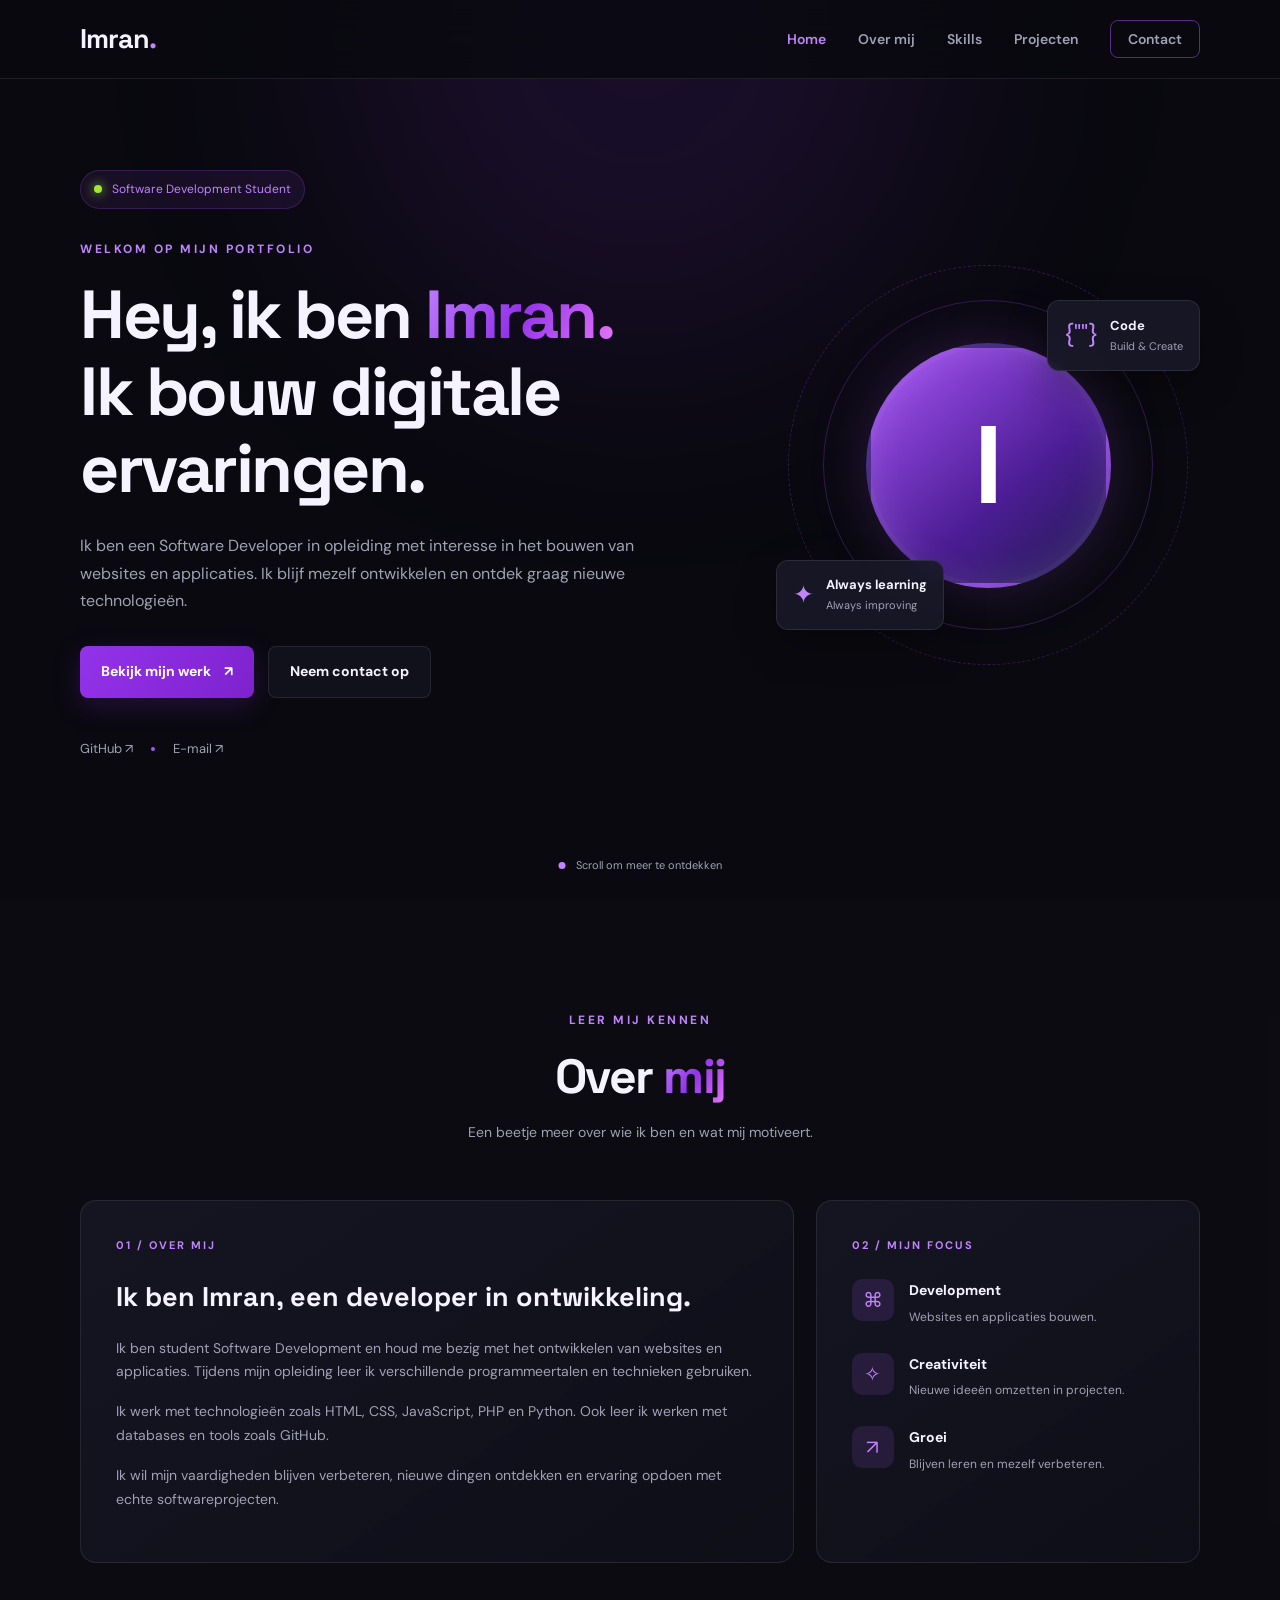
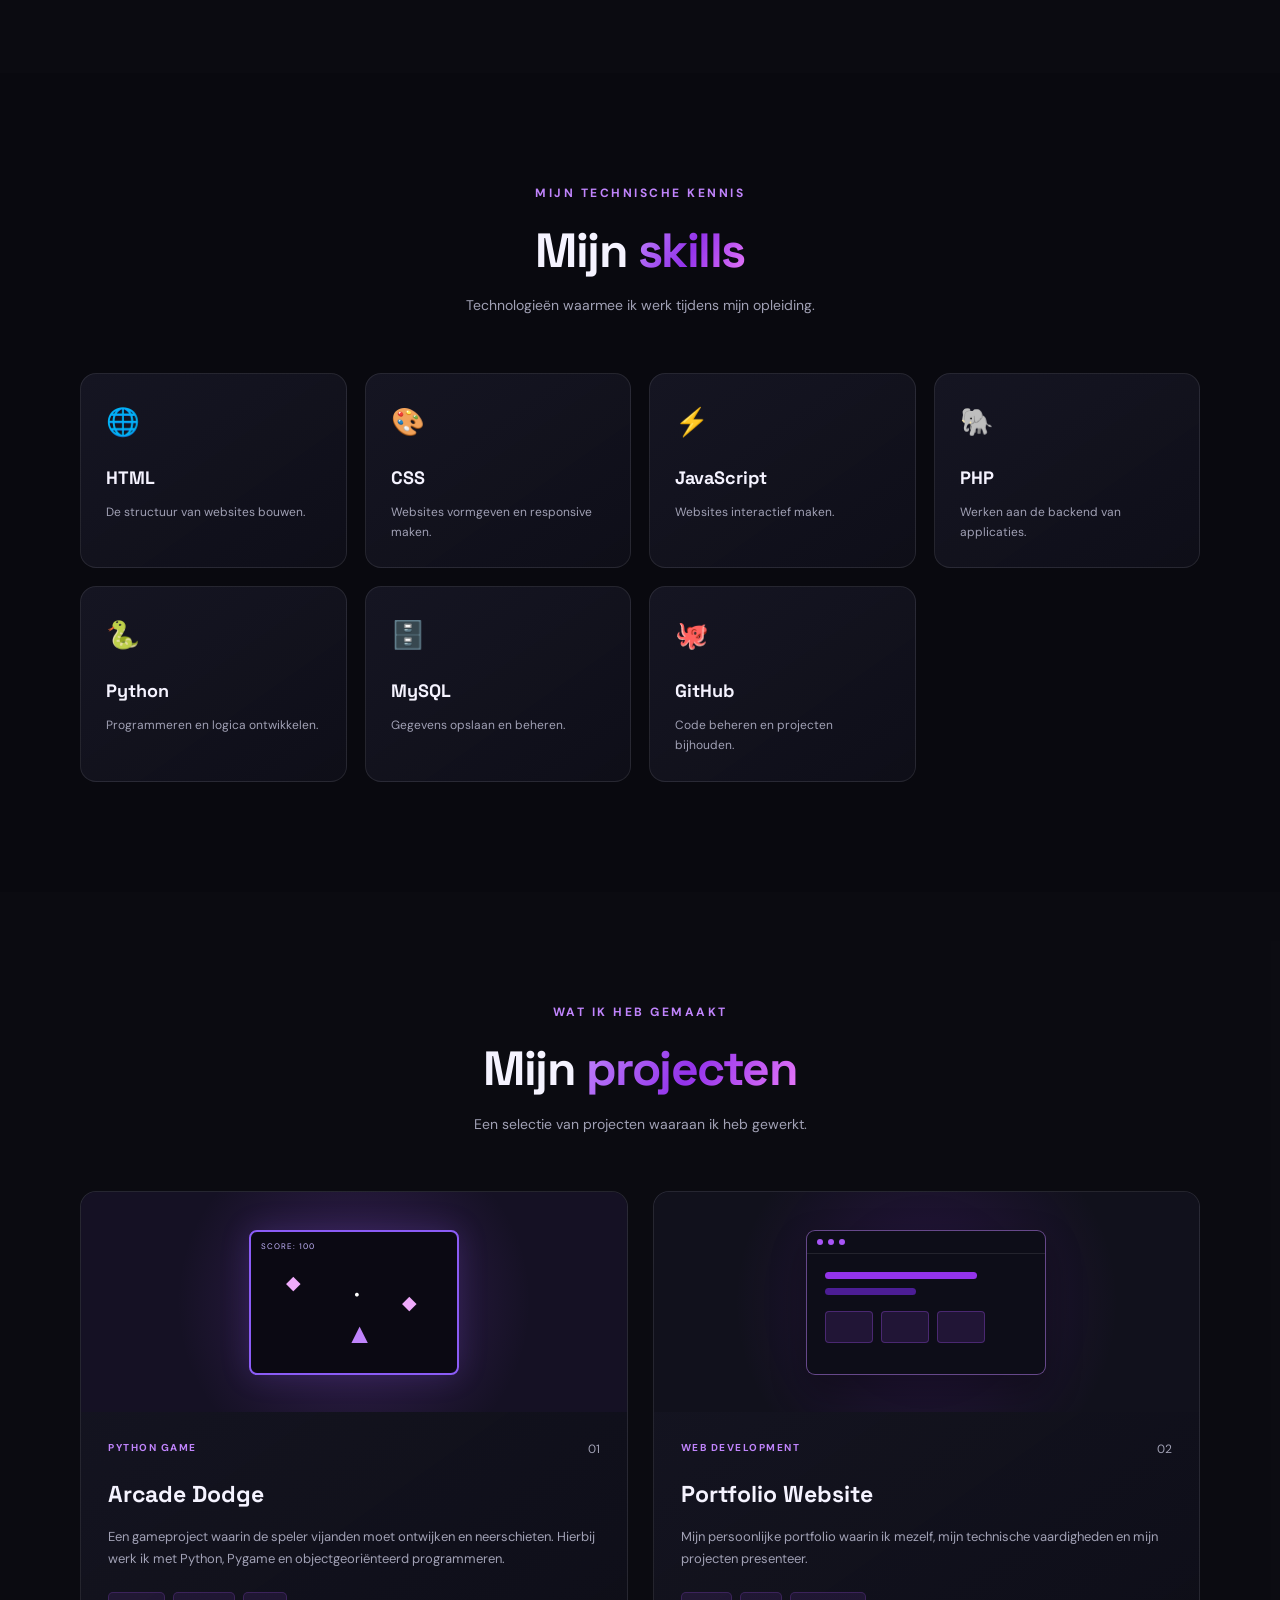
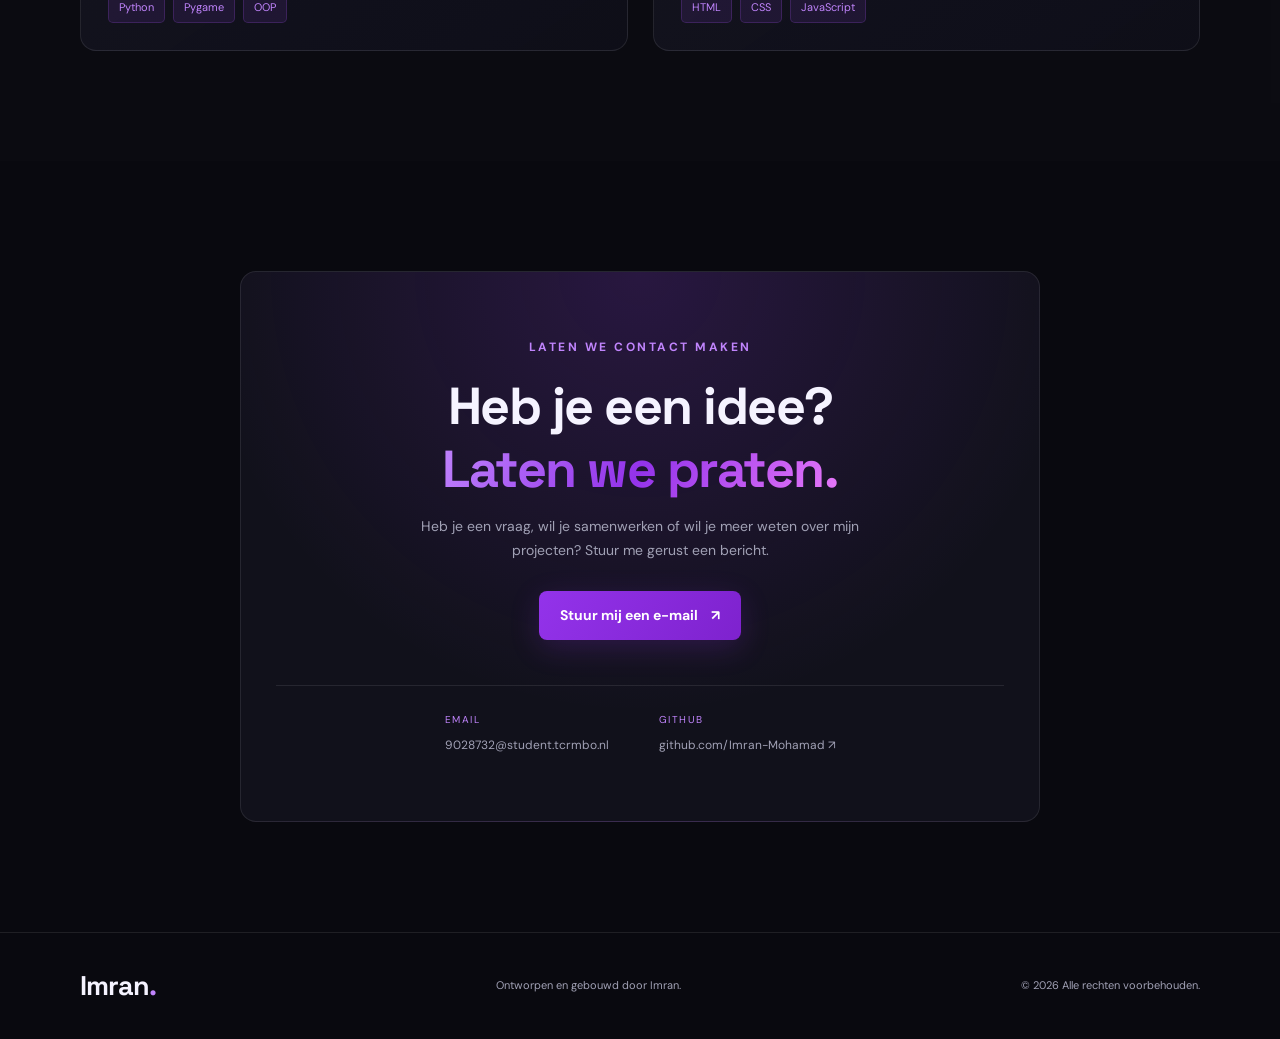
<file: index.html>
<!DOCTYPE html>
<html lang="nl">
<head>
    <meta charset="UTF-8">
    <meta name="viewport" content="width=device-width, initial-scale=1.0">

    <meta name="description" content="Het persoonlijke portfolio van Imran, Software Developer in opleiding.">

    <title>Imran | Software Developer</title>

    <link rel="stylesheet" href="style.css">

    <link rel="preconnect" href="https://fonts.googleapis.com">
    <link rel="preconnect" href="https://fonts.gstatic.com" crossorigin>
    <link href="https://fonts.googleapis.com/css2?family=DM+Sans:wght@400;500;600;700&family=Space+Grotesk:wght@400;500;600;700&display=swap" rel="stylesheet">

    <script src="script.js" defer></script>
</head>

<body>

    <!-- Achtergrond -->
    <div class="background-glow"></div>

    <!-- Navigatie -->
    <header class="header">
        <nav class="navbar container">

            <a href="#home" class="logo">
                Imran<span>.</span>
            </a>

            <button class="menu-toggle" id="menu-toggle"
                aria-label="Menu openen" aria-expanded="false">
                <span></span>
                <span></span>
                <span></span>
            </button>

            <ul class="nav-links" id="nav-links">
                <li><a href="#home" class="nav-link active">Home</a></li>
                <li><a href="#about" class="nav-link">Over mij</a></li>
                <li><a href="#skills" class="nav-link">Skills</a></li>
                <li><a href="#projects" class="nav-link">Projecten</a></li>
                <li><a href="#contact" class="nav-link contact-nav">Contact</a></li>
            </ul>

        </nav>
    </header>

    <main>

        <!-- HOME -->
        <section class="hero section" id="home">

            <div class="container hero-content">

                <div class="hero-text reveal">

                    <div class="availability">
                        <span class="status-dot"></span>
                        Software Development Student
                    </div>

                    <p class="eyebrow">WELKOM OP MIJN PORTFOLIO</p>

                    <h1>
                        Hey, ik ben <span class="gradient-text">Imran.</span>
                        <br>
                        Ik bouw digitale ervaringen.
                    </h1>

                    <p class="hero-description">
                        Ik ben een Software Developer in opleiding met
                        interesse in het bouwen van websites en applicaties.
                        Ik blijf mezelf ontwikkelen en ontdek graag nieuwe
                        technologieën.
                    </p>

                    <div class="hero-buttons">
                        <a href="#projects" class="button button-primary">
                            Bekijk mijn werk <span>↗</span>
                        </a>

                        <a href="#contact" class="button button-secondary">
                            Neem contact op
                        </a>
                    </div>

                    <div class="hero-socials">
                        <a href="https://github.com/Imran-Mohamad"
                           target="_blank" rel="noopener noreferrer">
                            GitHub ↗
                        </a>
                        <span class="social-divider"></span>
                        <a href="mailto:9028732@student.tcrmbo.nl">
                            E-mail ↗
                        </a>
                    </div>

                </div>

                <div class="hero-visual reveal">

                    <div class="orbit orbit-one"></div>
                    <div class="orbit orbit-two"></div>

                    <div class="hero-avatar">
                        <span>I</span>
                    </div>

                    <div class="floating-card card-top">
                        <span class="floating-icon">{"</>"}</span>
                        <div>
                            <strong>Code</strong>
                            <small>Build & Create</small>
                        </div>
                    </div>

                    <div class="floating-card card-bottom">
                        <span class="floating-icon">✦</span>
                        <div>
                            <strong>Always learning</strong>
                            <small>Always improving</small>
                        </div>
                    </div>

                </div>

            </div>

            <a href="#about" class="scroll-indicator">
                <span></span>
                Scroll om meer te ontdekken
            </a>

        </section>


        <!-- OVER MIJ -->
        <section class="section about-section" id="about">

            <div class="container">

                <div class="section-heading reveal">
                    <p class="eyebrow">LEER MIJ KENNEN</p>
                    <h2>Over <span class="gradient-text">mij</span></h2>
                    <p>Een beetje meer over wie ik ben en wat mij motiveert.</p>
                </div>

                <div class="about-grid">

                    <div class="about-main glass-card reveal">

                        <div class="card-label">01 / OVER MIJ</div>

                        <h3>Ik ben Imran, een developer in ontwikkeling.</h3>

                        <p>
                            Ik ben student Software Development en houd me
                            bezig met het ontwikkelen van websites en
                            applicaties. Tijdens mijn opleiding leer ik
                            verschillende programmeertalen en technieken
                            gebruiken.
                        </p>

                        <p>
                            Ik werk met technologieën zoals HTML, CSS,
                            JavaScript, PHP en Python. Ook leer ik werken
                            met databases en tools zoals GitHub.
                        </p>

                        <p>
                            Ik wil mijn vaardigheden blijven verbeteren,
                            nieuwe dingen ontdekken en ervaring opdoen
                            met echte softwareprojecten.
                        </p>

                    </div>

                    <div class="about-side glass-card reveal">

                        <div class="card-label">02 / MIJN FOCUS</div>

                        <div class="focus-item">
                            <span class="focus-icon">⌘</span>
                            <div>
                                <h4>Development</h4>
                                <p>Websites en applicaties bouwen.</p>
                            </div>
                        </div>

                        <div class="focus-item">
                            <span class="focus-icon">✧</span>
                            <div>
                                <h4>Creativiteit</h4>
                                <p>Nieuwe ideeën omzetten in projecten.</p>
                            </div>
                        </div>

                        <div class="focus-item">
                            <span class="focus-icon">↗</span>
                            <div>
                                <h4>Groei</h4>
                                <p>Blijven leren en mezelf verbeteren.</p>
                            </div>
                        </div>

                    </div>

                </div>

            </div>

        </section>


        <!-- SKILLS -->
        <section class="section skills-section" id="skills">

            <div class="container">

                <div class="section-heading reveal">
                    <p class="eyebrow">MIJN TECHNISCHE KENNIS</p>
                    <h2>Mijn <span class="gradient-text">skills</span></h2>
                    <p>Technologieën waarmee ik werk tijdens mijn opleiding.</p>
                </div>

                <div class="skills-grid">

                    <div class="skill-card glass-card reveal">
                        <div class="skill-icon">🌐</div>
                        <h3>HTML</h3>
                        <p>De structuur van websites bouwen.</p>
                    </div>

                    <div class="skill-card glass-card reveal">
                        <div class="skill-icon">🎨</div>
                        <h3>CSS</h3>
                        <p>Websites vormgeven en responsive maken.</p>
                    </div>

                    <div class="skill-card glass-card reveal">
                        <div class="skill-icon">⚡</div>
                        <h3>JavaScript</h3>
                        <p>Websites interactief maken.</p>
                    </div>

                    <div class="skill-card glass-card reveal">
                        <div class="skill-icon">🐘</div>
                        <h3>PHP</h3>
                        <p>Werken aan de backend van applicaties.</p>
                    </div>

                    <div class="skill-card glass-card reveal">
                        <div class="skill-icon">🐍</div>
                        <h3>Python</h3>
                        <p>Programmeren en logica ontwikkelen.</p>
                    </div>

                    <div class="skill-card glass-card reveal">
                        <div class="skill-icon">🗄️</div>
                        <h3>MySQL</h3>
                        <p>Gegevens opslaan en beheren.</p>
                    </div>

                    <div class="skill-card glass-card reveal">
                        <div class="skill-icon">🐙</div>
                        <h3>GitHub</h3>
                        <p>Code beheren en projecten bijhouden.</p>
                    </div>

                </div>

            </div>

        </section>


        <!-- PROJECTEN -->
        <section class="section projects-section" id="projects">

            <div class="container">

                <div class="section-heading reveal">
                    <p class="eyebrow">WAT IK HEB GEMAAKT</p>
                    <h2>Mijn <span class="gradient-text">projecten</span></h2>
                    <p>Een selectie van projecten waaraan ik heb gewerkt.</p>
                </div>

                <div class="projects-grid">

                    <!-- Project 1 -->
                    <article class="project-card glass-card reveal">

                        <div class="project-image arcade-image">
                            <div class="arcade-screen">
                                <span class="arcade-player">▲</span>
                                <span class="arcade-enemy enemy-one">◆</span>
                                <span class="arcade-enemy enemy-two">◆</span>
                                <span class="arcade-bullet">•</span>
                                <span class="arcade-score">SCORE: 100</span>
                            </div>
                        </div>

                        <div class="project-info">

                            <div class="project-top">
                                <span class="project-type">PYTHON GAME</span>
                                <span class="project-number">01</span>
                            </div>

                            <h3>Arcade Dodge</h3>

                            <p>
                                Een gameproject waarin de speler vijanden
                                moet ontwijken en neerschieten. Hierbij
                                werk ik met Python, Pygame en
                                objectgeoriënteerd programmeren.
                            </p>

                            <div class="project-tags">
                                <span>Python</span>
                                <span>Pygame</span>
                                <span>OOP</span>
                            </div>

                        </div>

                    </article>


                    <!-- Project 2 -->
                    <article class="project-card glass-card reveal">

                        <div class="project-image portfolio-image">
                            <div class="mini-browser">
                                <div class="browser-dots">
                                    <i></i><i></i><i></i>
                                </div>

                                <div class="mini-content">
                                    <div class="mini-line"></div>
                                    <div class="mini-line short"></div>
                                    <div class="mini-boxes">
                                        <span></span>
                                        <span></span>
                                        <span></span>
                                    </div>
                                </div>
                            </div>
                        </div>

                        <div class="project-info">

                            <div class="project-top">
                                <span class="project-type">WEB DEVELOPMENT</span>
                                <span class="project-number">02</span>
                            </div>

                            <h3>Portfolio Website</h3>

                            <p>
                                Mijn persoonlijke portfolio waarin ik
                                mezelf, mijn technische vaardigheden
                                en mijn projecten presenteer.
                            </p>

                            <div class="project-tags">
                                <span>HTML</span>
                                <span>CSS</span>
                                <span>JavaScript</span>
                            </div>

                        </div>

                    </article>

                </div>

            </div>

        </section>


        <!-- CONTACT -->
        <section class="section contact-section" id="contact">

            <div class="container">

                <div class="contact-box glass-card reveal">

                    <p class="eyebrow">LATEN WE CONTACT MAKEN</p>

                    <h2>
                        Heb je een idee?
                        <br>
                        <span class="gradient-text">Laten we praten.</span>
                    </h2>

                    <p>
                        Heb je een vraag, wil je samenwerken of wil je
                        meer weten over mijn projecten? Stuur me gerust
                        een bericht.
                    </p>

                    <a href="mailto:9028732@student.tcrmbo.nl"
                       class="button button-primary">
                        Stuur mij een e-mail <span>↗</span>
                    </a>

                    <div class="contact-details">

                        <div>
                            <small>EMAIL</small>
                            <a href="mailto:9028732@student.tcrmbo.nl">
                                9028732@student.tcrmbo.nl
                            </a>
                        </div>

                        <div>
                            <small>GITHUB</small>
                            <a href="https://github.com/Imran-Mohamad"
                               target="_blank" rel="noopener noreferrer">
                                github.com/Imran-Mohamad ↗
                            </a>
                        </div>

                    </div>

                </div>

            </div>

        </section>

    </main>


    <!-- FOOTER -->
    <footer class="footer">

        <div class="container footer-content">

            <a href="#home" class="logo">Imran<span>.</span></a>

            <p>Ontworpen en gebouwd door Imran.</p>

            <p>© <span id="year"></span> Alle rechten voorbehouden.</p>

        </div>

    </footer>

    <a href="#home" class="back-to-top" id="back-to-top"
       aria-label="Terug naar boven">↑</a>

</body>
</html>
</file>
<file: style.css>
/* =================================
   IMRAN PORTFOLIO
   Dark / Purple Theme
================================= */

:root {
    --background: #09090f;
    --surface: #11111b;
    --surface-light: #171725;
    --purple: #a855f7;
    --purple-light: #c084fc;
    --text: #f5f3ff;
    --muted: #a1a1b5;
    --border: rgba(255, 255, 255, 0.09);
    --font-main: "DM Sans", sans-serif;
    --font-heading: "Space Grotesk", sans-serif;
}

* {
    margin: 0;
    padding: 0;
    box-sizing: border-box;
    scroll-behavior: smooth;
}

html {
    scroll-padding-top: 100px;
}

body {
    background: var(--background);
    color: var(--text);
    font-family: var(--font-main);
    line-height: 1.7;
    overflow-x: hidden;
}

a {
    color: inherit;
    text-decoration: none;
}

button {
    font: inherit;
}

.container {
    width: min(1120px, 90%);
    margin: auto;
}

.section {
    padding: 110px 0;
    position: relative;
}

.gradient-text {
    background: linear-gradient(120deg, #c084fc, #9333ea, #e879f9);
    background-clip: text;
    -webkit-background-clip: text;
    color: transparent;
}

.background-glow {
    position: fixed;
    width: 600px;
    height: 600px;
    top: -250px;
    left: 50%;
    transform: translateX(-50%);
    background: rgba(147, 51, 234, 0.12);
    filter: blur(120px);
    border-radius: 50%;
    pointer-events: none;
    z-index: -1;
}

/* NAVBAR */

.header {
    position: fixed;
    top: 0;
    width: 100%;
    z-index: 1000;
    background: rgba(9, 9, 15, 0.82);
    backdrop-filter: blur(18px);
    border-bottom: 1px solid var(--border);
}

.navbar {
    min-height: 78px;
    display: flex;
    align-items: center;
    justify-content: space-between;
}

.logo {
    font-family: var(--font-heading);
    font-size: 27px;
    font-weight: 700;
    letter-spacing: -1px;
}

.logo span {
    color: var(--purple-light);
}

.nav-links {
    display: flex;
    align-items: center;
    gap: 32px;
    list-style: none;
}

.nav-link {
    color: var(--muted);
    font-size: 14px;
    font-weight: 600;
    transition: color 0.3s ease;
}

.nav-link:hover,
.nav-link.active {
    color: var(--purple-light);
}

.contact-nav {
    border: 1px solid rgba(168, 85, 247, 0.5);
    padding: 9px 17px;
    border-radius: 8px;
}

.contact-nav:hover {
    background: rgba(168, 85, 247, 0.12);
}

.menu-toggle {
    display: none;
    background: none;
    border: none;
    cursor: pointer;
}

.menu-toggle span {
    display: block;
    width: 25px;
    height: 2px;
    margin: 6px;
    background: white;
    transition: 0.3s;
}

/* HERO */

.hero {
    min-height: 100vh;
    display: flex;
    align-items: center;
    padding-top: 140px;
    padding-bottom: 110px;
}

.hero-content {
    display: grid;
    grid-template-columns: 1.2fr 0.8fr;
    align-items: center;
    gap: 60px;
}

.availability {
    display: inline-flex;
    align-items: center;
    gap: 10px;
    background: rgba(168, 85, 247, 0.09);
    border: 1px solid rgba(168, 85, 247, 0.22);
    padding: 8px 13px;
    border-radius: 30px;
    font-size: 12px;
    color: var(--purple-light);
    margin-bottom: 30px;
}

.status-dot {
    width: 8px;
    height: 8px;
    background: #a3e635;
    border-radius: 50%;
    box-shadow: 0 0 12px #a3e635;
}

.eyebrow {
    color: var(--purple-light);
    font-size: 12px;
    font-weight: 700;
    letter-spacing: 2.5px;
    margin-bottom: 18px;
}

.hero h1 {
    font-family: var(--font-heading);
    font-size: clamp(42px, 6vw, 68px);
    line-height: 1.13;
    letter-spacing: -2.5px;
    margin-bottom: 25px;
}

.hero-description {
    max-width: 570px;
    color: var(--muted);
    font-size: 16px;
    margin-bottom: 32px;
}

.hero-buttons {
    display: flex;
    gap: 14px;
    flex-wrap: wrap;
}

.button {
    display: inline-flex;
    align-items: center;
    justify-content: center;
    gap: 13px;
    padding: 13px 21px;
    border-radius: 8px;
    font-size: 14px;
    font-weight: 700;
    transition: 0.3s ease;
    cursor: pointer;
}

.button-primary {
    color: white;
    background: linear-gradient(120deg, #9333ea, #7e22ce);
    box-shadow: 0 8px 30px rgba(147, 51, 234, 0.2);
}

.button-primary:hover {
    transform: translateY(-4px);
    box-shadow: 0 12px 35px rgba(147, 51, 234, 0.35);
}

.button-secondary {
    border: 1px solid var(--border);
    color: var(--text);
    background: var(--surface);
}

.button-secondary:hover {
    border-color: var(--purple);
    color: var(--purple-light);
    transform: translateY(-4px);
}

.hero-socials {
    display: flex;
    align-items: center;
    gap: 18px;
    margin-top: 40px;
    color: var(--muted);
    font-size: 13px;
}

.hero-socials a:hover {
    color: var(--purple-light);
}

.social-divider {
    width: 4px;
    height: 4px;
    background: var(--purple);
    border-radius: 50%;
}

/* HERO VISUAL */

.hero-visual {
    height: 400px;
    display: flex;
    align-items: center;
    justify-content: center;
    position: relative;
}

.hero-avatar {
    width: 245px;
    height: 245px;
    display: flex;
    align-items: center;
    justify-content: center;
    border-radius: 50%;
    background: linear-gradient(140deg, #a855f7, #4c1d95 60%, #1e1b4b);
    box-shadow:
        0 0 60px rgba(168, 85, 247, 0.2),
        inset 0 0 35px rgba(255, 255, 255, 0.1);
    border: 5px solid rgba(255, 255, 255, 0.08);
    z-index: 2;
}

.hero-avatar span {
    font-family: var(--font-heading);
    font-size: 110px;
    font-weight: 700;
    color: white;
}

.orbit {
    position: absolute;
    border: 1px solid rgba(168, 85, 247, 0.25);
    border-radius: 50%;
}

.orbit-one {
    width: 330px;
    height: 330px;
    animation: rotate 20s linear infinite;
}

.orbit-two {
    width: 400px;
    height: 400px;
    border-style: dashed;
    animation: rotate 35s linear infinite reverse;
}

.floating-card {
    position: absolute;
    display: flex;
    align-items: center;
    gap: 12px;
    background: rgba(25, 25, 40, 0.9);
    border: 1px solid var(--border);
    padding: 13px 16px;
    border-radius: 12px;
    box-shadow: 0 15px 40px rgba(0, 0, 0, 0.3);
    backdrop-filter: blur(10px);
    z-index: 3;
    animation: float 4s ease-in-out infinite;
}

.card-top {
    top: 35px;
    right: 0;
}

.card-bottom {
    bottom: 35px;
    left: 0;
    animation-delay: 1s;
}

.floating-icon {
    color: var(--purple-light);
    font-size: 25px;
}

.floating-card strong,
.floating-card small {
    display: block;
}

.floating-card strong {
    font-size: 13px;
}

.floating-card small {
    font-size: 11px;
    color: var(--muted);
}

.scroll-indicator {
    position: absolute;
    bottom: 25px;
    left: 50%;
    transform: translateX(-50%);
    color: var(--muted);
    font-size: 11px;
    display: flex;
    align-items: center;
    gap: 10px;
}

.scroll-indicator span {
    width: 7px;
    height: 7px;
    border-radius: 50%;
    background: var(--purple-light);
    animation: pulse 1.5s infinite;
}

/* SECTION HEADING */

.section-heading {
    text-align: center;
    max-width: 600px;
    margin: 0 auto 55px;
}

.section-heading h2,
.contact-box h2 {
    font-family: var(--font-heading);
    font-size: clamp(35px, 5vw, 48px);
    letter-spacing: -1.5px;
    line-height: 1.2;
    margin-bottom: 15px;
}

.section-heading > p:last-child {
    color: var(--muted);
    font-size: 14px;
}

/* GLASS CARDS */

.glass-card {
    background: linear-gradient(
        145deg,
        rgba(25, 25, 40, 0.8),
        rgba(15, 15, 25, 0.95)
    );
    border: 1px solid var(--border);
    border-radius: 16px;
    transition: border-color 0.3s ease, transform 0.3s ease;
}

.glass-card:hover {
    border-color: rgba(168, 85, 247, 0.4);
}

.card-label {
    color: var(--purple-light);
    font-size: 11px;
    letter-spacing: 2px;
    font-weight: 700;
    margin-bottom: 25px;
}

/* ABOUT */

.about-section {
    background: rgba(255, 255, 255, 0.012);
}

.about-grid {
    display: grid;
    grid-template-columns: 1.3fr 0.7fr;
    gap: 22px;
}

.about-main,
.about-side {
    padding: 35px;
}

.about-main h3 {
    font-family: var(--font-heading);
    font-size: 27px;
    line-height: 1.3;
    margin-bottom: 22px;
}

.about-main p {
    color: var(--muted);
    font-size: 14px;
    margin-bottom: 16px;
}

.focus-item {
    display: flex;
    align-items: flex-start;
    gap: 15px;
    margin-bottom: 25px;
}

.focus-item:last-child {
    margin-bottom: 0;
}

.focus-icon {
    width: 42px;
    height: 42px;
    display: grid;
    place-items: center;
    flex-shrink: 0;
    border-radius: 10px;
    background: rgba(168, 85, 247, 0.13);
    color: var(--purple-light);
    font-size: 20px;
}

.focus-item h4 {
    font-size: 14px;
    margin-bottom: 4px;
}

.focus-item p {
    color: var(--muted);
    font-size: 12px;
}

/* SKILLS */

.skills-grid {
    display: grid;
    grid-template-columns: repeat(4, 1fr);
    gap: 18px;
}

.skill-card {
    padding: 25px;
}

.skill-card:hover {
    transform: translateY(-6px);
}

.skill-icon {
    font-size: 27px;
    margin-bottom: 18px;
}

.skill-card h3 {
    font-family: var(--font-heading);
    font-size: 18px;
    margin-bottom: 8px;
}

.skill-card p {
    color: var(--muted);
    font-size: 12px;
}

/* PROJECTS */

.projects-section {
    background: rgba(255, 255, 255, 0.012);
}

.projects-grid {
    display: grid;
    grid-template-columns: repeat(2, 1fr);
    gap: 25px;
}

.project-card {
    overflow: hidden;
}

.project-card:hover {
    transform: translateY(-6px);
}

.project-image {
    min-height: 220px;
    display: grid;
    place-items: center;
    overflow: hidden;
}

.arcade-image {
    background:
        radial-gradient(circle at center, rgba(168, 85, 247, 0.22), transparent 60%),
        #151124;
}

.arcade-screen {
    width: 210px;
    height: 145px;
    position: relative;
    border: 2px solid #8b5cf6;
    border-radius: 8px;
    background: #0b0913;
    box-shadow: 0 0 30px rgba(139, 92, 246, 0.2);
}

.arcade-player {
    position: absolute;
    bottom: 15px;
    left: 95px;
    color: #c084fc;
    font-size: 28px;
}

.arcade-enemy {
    position: absolute;
    color: #f0abfc;
    font-size: 19px;
}

.enemy-one {
    top: 35px;
    left: 35px;
}

.enemy-two {
    top: 55px;
    right: 40px;
}

.arcade-bullet {
    position: absolute;
    bottom: 65px;
    left: 103px;
    color: white;
}

.arcade-score {
    position: absolute;
    top: 8px;
    left: 10px;
    font-size: 8px;
    color: #c4b5fd;
    letter-spacing: 1px;
}

.portfolio-image {
    background:
        radial-gradient(circle at center, rgba(126, 34, 206, 0.2), transparent 65%),
        #11111c;
}

.mini-browser {
    width: 240px;
    height: 145px;
    border: 1px solid rgba(192, 132, 252, 0.5);
    border-radius: 9px;
    overflow: hidden;
    background: #0d0d18;
    box-shadow: 0 15px 35px rgba(0, 0, 0, 0.3);
}

.browser-dots {
    height: 23px;
    border-bottom: 1px solid var(--border);
    display: flex;
    align-items: center;
    gap: 5px;
    padding-left: 10px;
}

.browser-dots i {
    width: 6px;
    height: 6px;
    background: #a855f7;
    border-radius: 50%;
}

.mini-content {
    padding: 18px;
}

.mini-line {
    width: 75%;
    height: 7px;
    border-radius: 5px;
    background: #9333ea;
    margin-bottom: 9px;
}

.mini-line.short {
    width: 45%;
    background: #4c1d95;
}

.mini-boxes {
    display: flex;
    gap: 8px;
    margin-top: 16px;
}

.mini-boxes span {
    width: 48px;
    height: 32px;
    background: #211536;
    border: 1px solid rgba(168, 85, 247, 0.3);
    border-radius: 4px;
}

.project-info {
    padding: 27px;
}

.project-top {
    display: flex;
    justify-content: space-between;
    margin-bottom: 15px;
}

.project-type {
    color: var(--purple-light);
    font-size: 10px;
    font-weight: 700;
    letter-spacing: 1.5px;
}

.project-number {
    color: var(--muted);
    font-size: 12px;
}

.project-info h3 {
    font-family: var(--font-heading);
    font-size: 23px;
    margin-bottom: 12px;
}

.project-info p {
    color: var(--muted);
    font-size: 13px;
    margin-bottom: 22px;
}

.project-tags {
    display: flex;
    gap: 8px;
    flex-wrap: wrap;
}

.project-tags span {
    background: rgba(168, 85, 247, 0.1);
    border: 1px solid rgba(168, 85, 247, 0.2);
    color: var(--purple-light);
    font-size: 11px;
    padding: 5px 10px;
    border-radius: 5px;
}

/* CONTACT */

.contact-box {
    max-width: 800px;
    margin: auto;
    text-align: center;
    padding: 65px 35px;
    background:
        radial-gradient(circle at 50% 0%, rgba(147, 51, 234, 0.18), transparent 65%),
        var(--surface);
}

.contact-box h2 {
    font-size: clamp(35px, 5vw, 52px);
}

.contact-box > p:not(.eyebrow) {
    max-width: 510px;
    margin: 0 auto 28px;
    color: var(--muted);
    font-size: 14px;
}

.contact-details {
    display: flex;
    justify-content: center;
    flex-wrap: wrap;
    gap: 50px;
    border-top: 1px solid var(--border);
    margin-top: 45px;
    padding-top: 25px;
    text-align: left;
}

.contact-details small,
.contact-details a {
    display: block;
}

.contact-details small {
    color: var(--purple-light);
    font-size: 10px;
    letter-spacing: 1.5px;
    margin-bottom: 7px;
}

.contact-details a {
    color: var(--muted);
    font-size: 12px;
    overflow-wrap: anywhere;
}

.contact-details a:hover {
    color: white;
}

/* FOOTER */

.footer {
    border-top: 1px solid var(--border);
    padding: 30px 0;
}

.footer-content {
    display: flex;
    align-items: center;
    justify-content: space-between;
    gap: 20px;
}

.footer-content p {
    color: var(--muted);
    font-size: 11px;
}

/* BACK TO TOP */

.back-to-top {
    position: fixed;
    right: 25px;
    bottom: 25px;
    width: 42px;
    height: 42px;
    display: grid;
    place-items: center;
    background: #9333ea;
    border-radius: 10px;
    color: white;
    font-size: 20px;
    opacity: 0;
    visibility: hidden;
    transform: translateY(10px);
    transition: 0.3s;
    z-index: 900;
}

.back-to-top.visible {
    opacity: 1;
    visibility: visible;
    transform: translateY(0);
}

/* ANIMATIONS */

.reveal {
    opacity: 0;
    transform: translateY(30px);
    transition: opacity 0.7s ease, transform 0.7s ease;
}

.reveal.show {
    opacity: 1;
    transform: translateY(0);
}

@keyframes float {
    0%, 100% {
        transform: translateY(0);
    }

    50% {
        transform: translateY(-12px);
    }
}

@keyframes rotate {
    from {
        transform: rotate(0deg);
    }

    to {
        transform: rotate(360deg);
    }
}

@keyframes pulse {
    0%, 100% {
        opacity: 1;
        transform: scale(1);
    }

    50% {
        opacity: 0.4;
        transform: scale(1.5);
    }
}

/* RESPONSIVE */

@media (max-width: 900px) {

    .hero-content {
        grid-template-columns: 1fr;
        text-align: center;
    }

    .hero-description {
        margin-left: auto;
        margin-right: auto;
    }

    .hero-buttons,
    .hero-socials {
        justify-content: center;
    }

    .hero-visual {
        max-width: 450px;
        width: 100%;
        margin: 0 auto;
    }

    .skills-grid {
        grid-template-columns: repeat(2, 1fr);
    }

    .about-grid {
        grid-template-columns: 1fr;
    }
}

@media (max-width: 650px) {

    .section {
        padding: 80px 0;
    }

    .navbar {
        min-height: 70px;
    }

    .menu-toggle {
        display: block;
    }

    .nav-links {
        position: absolute;
        top: 70px;
        left: 0;
        width: 100%;
        padding: 25px;
        display: none;
        flex-direction: column;
        gap: 22px;
        background: #101019;
        border-bottom: 1px solid var(--border);
    }

    .nav-links.open {
        display: flex;
    }

    .hero {
        padding-top: 120px;
    }

    .hero h1 {
        font-size: 43px;
        letter-spacing: -1.5px;
    }

    .hero-visual {
        height: 330px;
    }

    .hero-avatar {
        width: 190px;
        height: 190px;
    }

    .hero-avatar span {
        font-size: 85px;
    }

    .orbit-one {
        width: 260px;
        height: 260px;
    }

    .orbit-two {
        width: 310px;
        height: 310px;
    }

    .card-top {
        right: -5px;
    }

    .card-bottom {
        left: -5px;
    }

    .scroll-indicator {
        display: none;
    }

    .projects-grid {
        grid-template-columns: 1fr;
    }

    .skills-grid {
        grid-template-columns: repeat(2, 1fr);
        gap: 12px;
    }

    .skill-card {
        padding: 18px;
    }

    .about-main,
    .about-side {
        padding: 24px;
    }

    .contact-box {
        padding: 45px 20px;
    }

    .contact-details {
        flex-direction: column;
        align-items: center;
        gap: 20px;
        text-align: center;
    }

    .footer-content {
        flex-direction: column;
        text-align: center;
    }
}

@media (max-width: 380px) {

    .skills-grid {
        grid-template-columns: 1fr;
    }

    .hero h1 {
        font-size: 36px;
    }

    .floating-card {
        padding: 9px;
    }
}

/* Minder beweging voor gebruikers die dit instellen */
@media (prefers-reduced-motion: reduce) {
    *,
    *::before,
    *::after {
        scroll-behavior: auto !important;
        animation-duration: 0.01ms !important;
        transition-duration: 0.01ms !important;
    }

    .reveal {
        opacity: 1;
        transform: none;
    }
}
</file>
